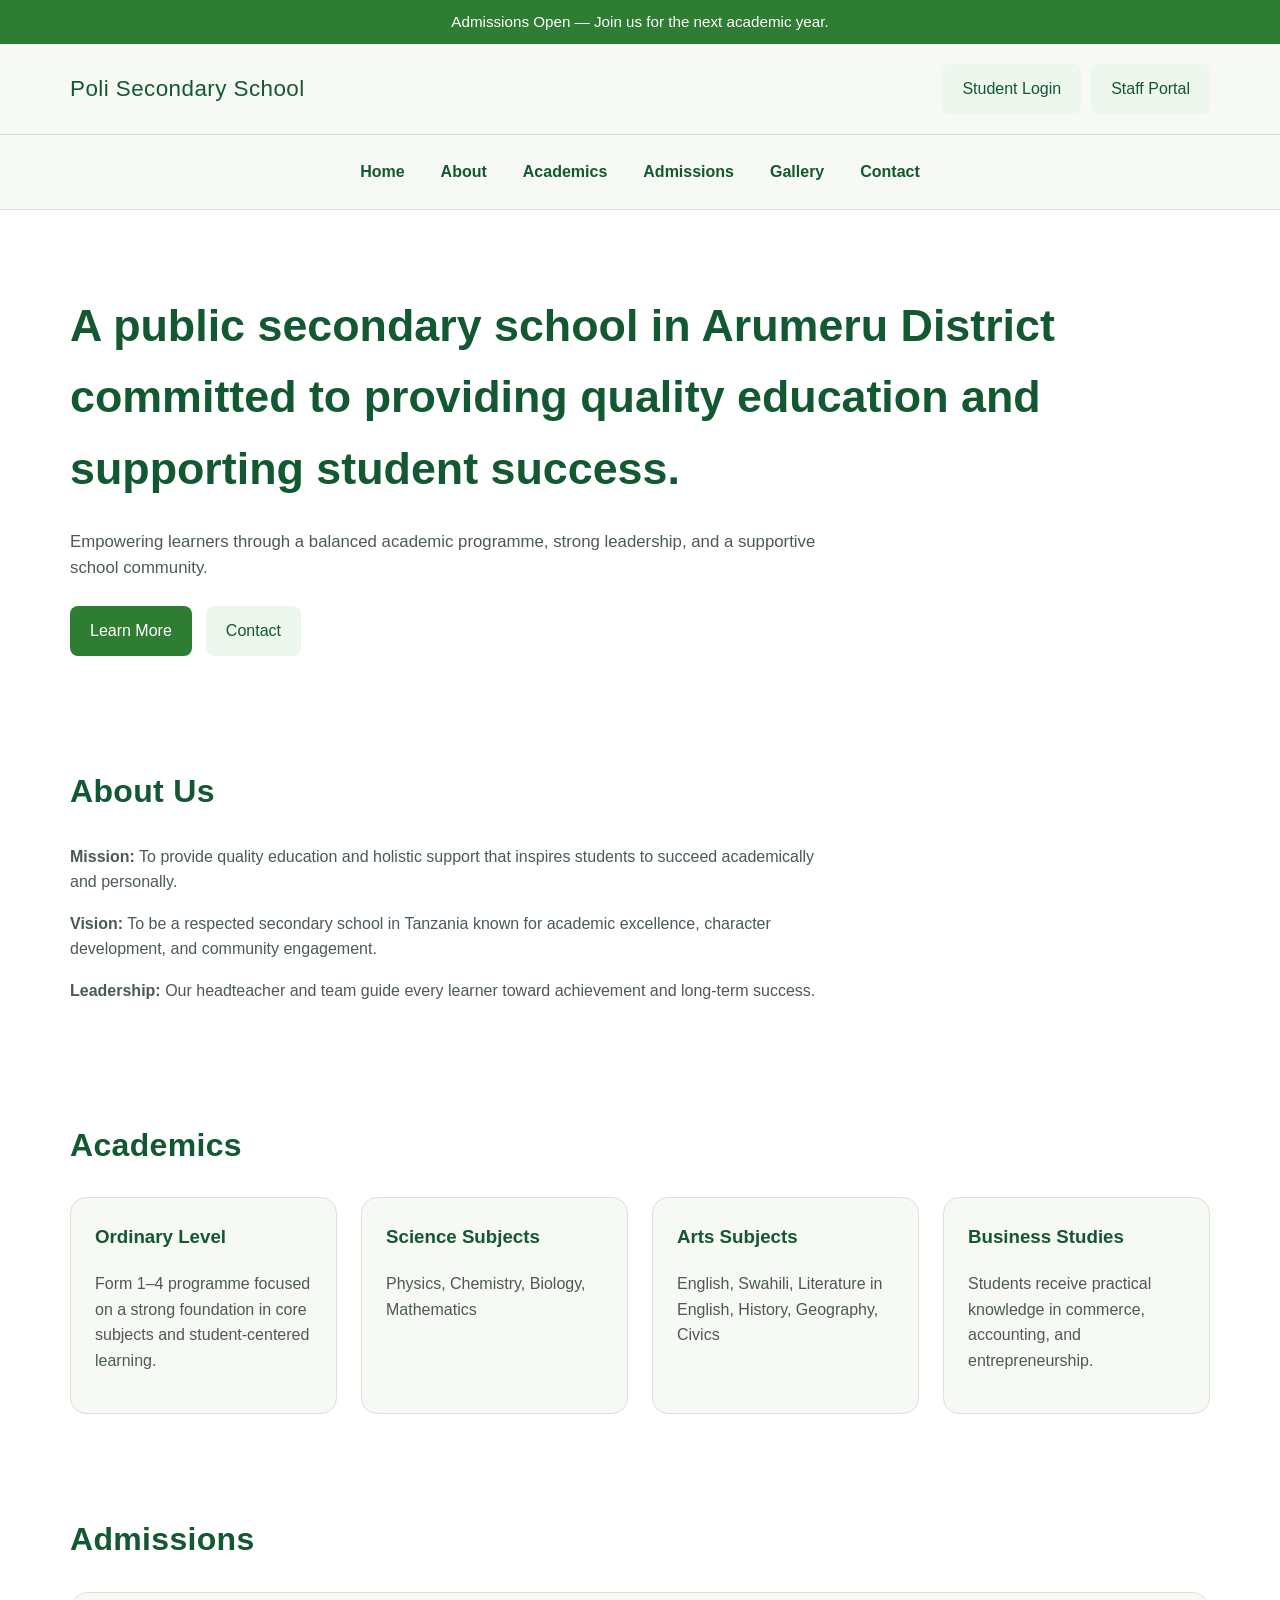
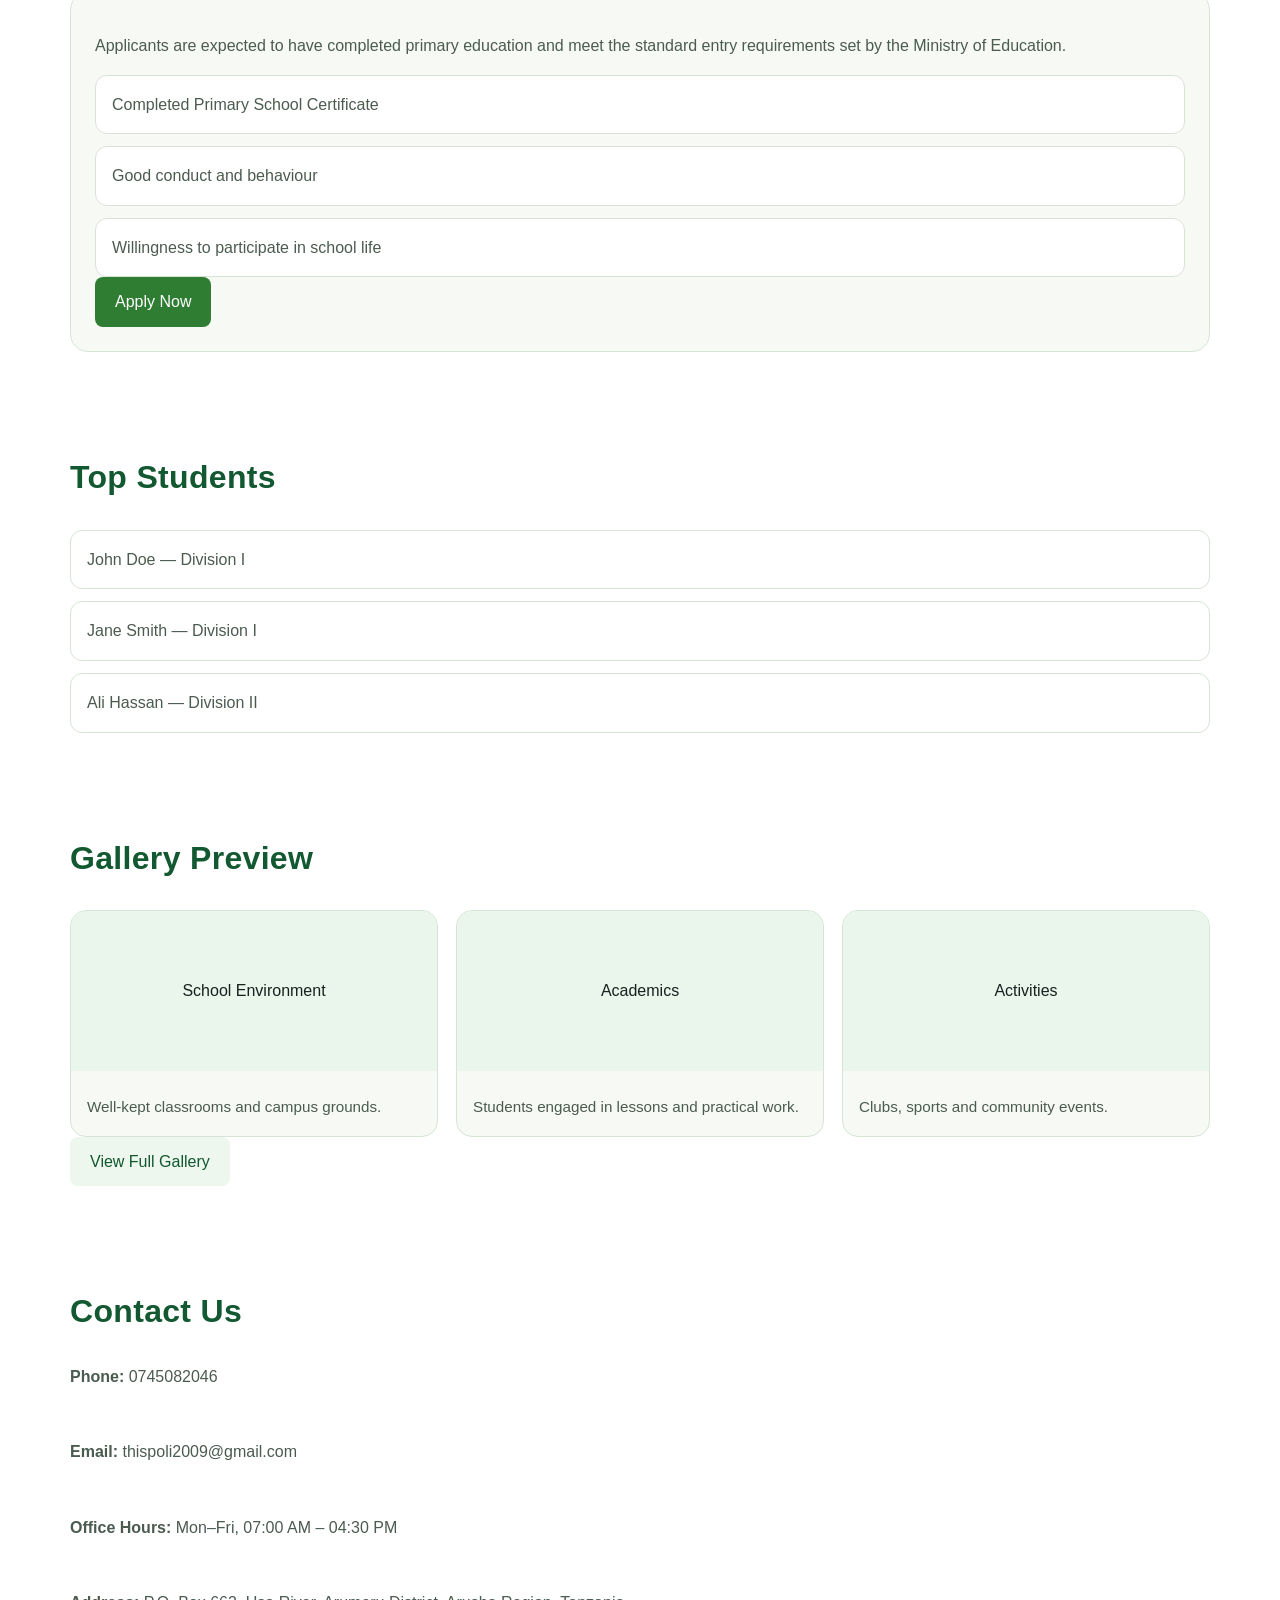
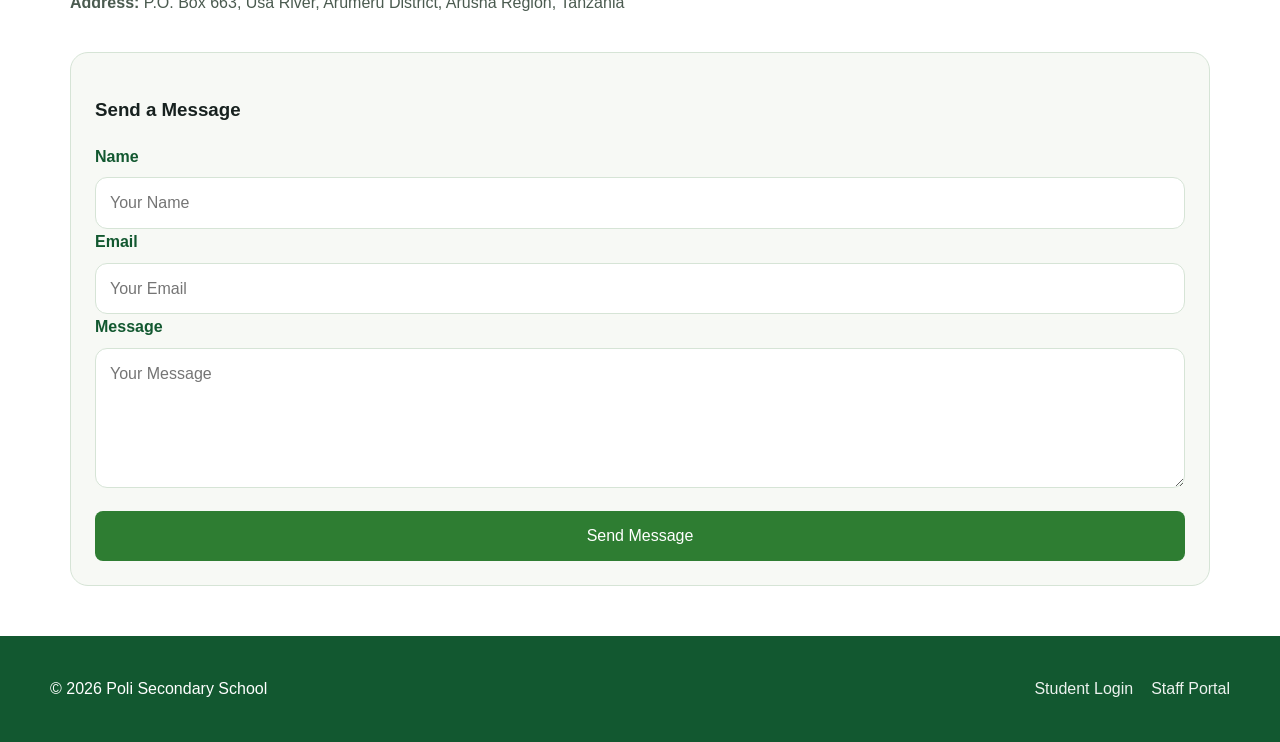
<file: Index.html>
<!DOCTYPE html>
<html lang="en">
<head>
  <meta charset="UTF-8">
  <meta name="viewport" content="width=device-width, initial-scale=1.0">
  <title>Poli Secondary School</title>
  <link rel="stylesheet" href="styles.css">
</head>
<body>

<div class="top-bar">Admissions Open — Join us for the next academic year.</div>

<header>
  <div class="header-inner">
    <div>
      <p class="site-title">Poli Secondary School</p>
    </div>
    <div class="header-actions">
      <a class="btn-secondary" href="#contact">Student Login</a>
      <a class="btn-secondary" href="#contact">Staff Portal</a>
    </div>
  </div>
</header>

<nav class="nav-links">
  <a href="#home">Home</a>
  <a href="#about">About</a>
  <a href="#academics">Academics</a>
  <a href="#admissions">Admissions</a>
  <a href="#gallery">Gallery</a>
  <a href="#contact">Contact</a>
</nav>

<section class="hero" id="home">
  <h1>A public secondary school in Arumeru District committed to providing quality education and supporting student success.</h1>
  <p>Empowering learners through a balanced academic programme, strong leadership, and a supportive school community.</p>
  <div class="hero-buttons">
    <a class="btn" href="#about">Learn More</a>
    <a class="btn-secondary" href="#contact">Contact</a>
  </div>
</section>

<section class="section" id="about">
  <h2>About Us</h2>
  <div class="section-small">
    <p><strong>Mission:</strong> To provide quality education and holistic support that inspires students to succeed academically and personally.</p>
    <p><strong>Vision:</strong> To be a respected secondary school in Tanzania known for academic excellence, character development, and community engagement.</p>
    <p><strong>Leadership:</strong> Our headteacher and team guide every learner toward achievement and long-term success.</p>
  </div>
</section>

<section class="section" id="academics">
  <h2>Academics</h2>
  <div class="section-grid cards">
    <div class="card">
      <h3>Ordinary Level</h3>
      <p>Form 1–4 programme focused on a strong foundation in core subjects and student-centered learning.</p>
    </div>
    <div class="card">
      <h3>Science Subjects</h3>
      <p>Physics, Chemistry, Biology, Mathematics</p>
    </div>
    <div class="card">
      <h3>Arts Subjects</h3>
      <p>English, Swahili, Literature in English, History, Geography, Civics</p>
    </div>
    <div class="card">
      <h3>Business Studies</h3>
      <p>Students receive practical knowledge in commerce, accounting, and entrepreneurship.</p>
    </div>
  </div>
</section>

<section class="section" id="admissions">
  <h2>Admissions</h2>
  <div class="feature-block">
    <p>Applicants are expected to have completed primary education and meet the standard entry requirements set by the Ministry of Education.</p>
    <ul class="results-list">
      <li>Completed Primary School Certificate</li>
      <li>Good conduct and behaviour</li>
      <li>Willingness to participate in school life</li>
    </ul>
    <a class="btn" href="#contact">Apply Now</a>
  </div>
</section>

<section class="section">
  <h2>Top Students</h2>
  <ul class="results-list">
    <li>John Doe — Division I</li>
    <li>Jane Smith — Division I</li>
    <li>Ali Hassan — Division II</li>
  </ul>
</section>

<section class="section" id="gallery">
  <h2>Gallery Preview</h2>
  <div class="gallery-grid">
    <div class="gallery-card">
      <div style="background:#eaf6ec;min-height:160px;display:flex;align-items:center;justify-content:center;">School Environment</div>
      <div><p>Well-kept classrooms and campus grounds.</p></div>
    </div>
    <div class="gallery-card">
      <div style="background:#eaf6ec;min-height:160px;display:flex;align-items:center;justify-content:center;">Academics</div>
      <div><p>Students engaged in lessons and practical work.</p></div>
    </div>
    <div class="gallery-card">
      <div style="background:#eaf6ec;min-height:160px;display:flex;align-items:center;justify-content:center;">Activities</div>
      <div><p>Clubs, sports and community events.</p></div>
    </div>
  </div>
  <a class="btn-secondary" href="gallery.html">View Full Gallery</a>
</section>

<section class="section" id="contact">
  <h2>Contact Us</h2>
  <div class="contact-grid">
    <div class="contact-info">
      <p><strong>Phone:</strong> 0745082046</p>
      <p><strong>Email:</strong> thispoli2009@gmail.com</p>
      <p><strong>Office Hours:</strong> Mon–Fri, 07:00 AM – 04:30 PM</p>
      <p><strong>Address:</strong> P.O. Box 663, Usa River, Arumeru District, Arusha Region, Tanzania</p>
    </div>
    <div class="map-wrap">
      <iframe src="https://maps.google.com/maps?q=-3.352399,36.836723&z=15&output=embed" loading="lazy"></iframe>
    </div>
  </div>
  <div class="contact-card">
    <h3>Send a Message</h3>
    <form>
      <label for="name">Name</label>
      <input id="name" type="text" placeholder="Your Name" required>
      <label for="email">Email</label>
      <input id="email" type="email" placeholder="Your Email" required>
      <label for="message">Message</label>
      <textarea id="message" placeholder="Your Message" required></textarea>
      <button class="btn" type="submit">Send Message</button>
    </form>
  </div>
</section>

<footer class="footer">
  <div class="footer-inner">
    <p>&copy; 2026 Poli Secondary School</p>
    <div class="footer-links">
      <a href="#contact">Student Login</a>
      <a href="#contact">Staff Portal</a>
    </div>
  </div>
</footer>

</body>
</html>
</file>
<file: styles.css>
:root {
  --dark-green: #125830;
  --green: #2e7d32;
  --green-light: #66bb6a;
  --green-soft: #edf7ed;
  --bg: #ffffff;
  --surface: #f7f9f5;
  --text: #17211f;
  --muted: #4b5b50;
  --border: #d6e4d6;
}

* {
  box-sizing: border-box;
}

body {
  margin: 0;
  font-family: "Segoe UI", Arial, sans-serif;
  background: var(--bg);
  color: var(--text);
  line-height: 1.6;
}

img {
  max-width: 100%;
  display: block;
}

a {
  color: inherit;
  text-decoration: none;
}

button,
input,
textarea {
  font: inherit;
}

.top-bar {
  background: var(--green);
  color: white;
  text-align: center;
  padding: 10px 20px;
  font-size: 0.95rem;
}

.header-inner {
  max-width: 1180px;
  margin: auto;
  padding: 20px;
  display: flex;
  justify-content: space-between;
  align-items: center;
  flex-wrap: wrap;
}

.site-title {
  margin: 0;
  font-size: 1.4rem;
  letter-spacing: 0.02em;
  color: var(--dark-green);
}

.nav-links {
  position: sticky;
  top: 0;
  z-index: 20;
  background: var(--surface);
  display: flex;
  flex-wrap: wrap;
  gap: 16px;
  align-items: center;
  justify-content: center;
  margin: 0;
  padding: 16px 20px;
  border-bottom: 1px solid var(--border);
}

.nav-links a {
  color: var(--dark-green);
  font-weight: 600;
  padding: 8px 10px;
  border-radius: 6px;
  transition: background 0.2s ease;
}

.nav-links a:hover {
  background: rgba(46, 125, 50, 0.12);
}

.header-actions {
  display: flex;
  gap: 10px;
  flex-wrap: wrap;
}

header {
  background: var(--surface);
  border-bottom: 1px solid var(--border);
}

nav {
  background: transparent;
}

.hero-buttons {
  display: flex;
  flex-wrap: wrap;
  gap: 14px;
}

.section-small {
  max-width: 760px;
}

.btn,
.btn-secondary {
  display: inline-flex;
  align-items: center;
  justify-content: center;
  border: none;
  border-radius: 8px;
  padding: 12px 20px;
  cursor: pointer;
  transition: transform 0.2s ease, box-shadow 0.2s ease;
}

.btn {
  background: var(--green);
  color: white;
}

.btn-secondary {
  background: var(--green-soft);
  color: var(--dark-green);
}

.btn:hover,
.btn-secondary:hover {
  transform: translateY(-1px);
  box-shadow: 0 10px 20px rgba(18, 88, 48, 0.12);
}

.hero {
  max-width: 1180px;
  margin: auto;
  padding: 80px 20px 60px;
  display: grid;
  gap: 24px;
}

.hero h1 {
  font-size: 2.8rem;
  margin: 0;
  color: var(--dark-green);
}

.hero p {
  max-width: 760px;
  margin: 0;
  color: var(--muted);
  font-size: 1.05rem;
}

.section {
  max-width: 1180px;
  margin: auto;
  padding: 50px 20px;
}

.section h2 {
  margin-top: 0;
  color: var(--dark-green);
  font-size: 2rem;
  letter-spacing: 0.01em;
}

.section p,
.section li,
.section dt,
.section dd {
  color: var(--muted);
}

.section-grid {
  display: grid;
  gap: 24px;
}

.cards {
  grid-template-columns: repeat(auto-fit, minmax(240px, 1fr));
}

.card {
  background: var(--surface);
  border: 1px solid var(--border);
  border-radius: 16px;
  padding: 24px;
}

.card h3 {
  margin-top: 0;
  color: var(--dark-green);
}

.list-card {
  display: grid;
  gap: 12px;
}

.list-card li {
  background: #fff;
  border: 1px solid var(--border);
  border-radius: 12px;
  padding: 12px 16px;
  color: var(--muted);
}

.feature-block {
  background: var(--surface);
  border: 1px solid var(--border);
  border-radius: 18px;
  padding: 24px;
}

.split-grid {
  display: grid;
  gap: 24px;
  grid-template-columns: 1.1fr 0.9fr;
  align-items: start;
}

.results-list {
  list-style: none;
  padding: 0;
  margin: 0;
  display: grid;
  gap: 12px;
}

.results-list li {
  background: #fff;
  border: 1px solid var(--border);
  border-radius: 12px;
  padding: 16px;
  color: var(--muted);
}

.gallery-grid {
  display: grid;
  gap: 18px;
  grid-template-columns: repeat(3, minmax(0, 1fr));
}

.gallery-card {
  border-radius: 16px;
  overflow: hidden;
  background: var(--surface);
  border: 1px solid var(--border);
}

.gallery-card div {
  padding: 16px;
}

.gallery-card p {
  margin: 8px 0 0;
  color: var(--muted);
  font-size: 0.95rem;
}

.contact-grid {
  display: grid;
  gap: 24px;
  grid-template-columns: 1.1fr 0.9fr;
}

.contact-info {
  display: grid;
  gap: 14px;
}

.contact-info p {
  margin: 0;
}

.contact-card {
  background: var(--surface);
  border: 1px solid var(--border);
  border-radius: 18px;
  padding: 24px;
}

.contact-card label {
  display: block;
  margin-bottom: 8px;
  font-weight: 600;
  color: var(--dark-green);
}

.contact-card input,
.contact-card textarea {
  width: 100%;
  padding: 12px 14px;
  border: 1px solid var(--border);
  border-radius: 12px;
  background: white;
  color: var(--text);
}

.contact-card textarea {
  min-height: 140px;
  resize: vertical;
}

.contact-card button {
  width: 100%;
  margin-top: 16px;
}

.map-wrap iframe {
  border: 0;
  border-radius: 16px;
  min-height: 280px;
  width: 100%;
}

.footer {
  background: var(--dark-green);
  color: white;
  padding: 24px 20px;
}

.footer-inner {
  max-width: 1180px;
  margin: auto;
  display: flex;
  flex-wrap: wrap;
  gap: 18px;
  justify-content: space-between;
  align-items: center;
}

.footer-links {
  display: flex;
  gap: 18px;
  flex-wrap: wrap;
}

.footer-links a {
  color: white;
  opacity: 0.92;
}

.footer-links a:hover {
  opacity: 1;
}

@media (max-width: 860px) {
  .header-inner,
  .footer-inner,
  .split-grid,
  .contact-grid {
    display: grid;
    grid-template-columns: 1fr;
  }
  .nav-links {
    justify-content: center;
  }
}

@media (max-width: 720px) {
  .hero {
    padding: 60px 16px 40px;
  }
  .hero h1 {
    font-size: 2.2rem;
  }
  .gallery-grid {
    grid-template-columns: 1fr;
  }
  .section {
    padding: 35px 16px;
  }
  .nav-links a {
    padding: 10px 12px;
  }
}
</file>
